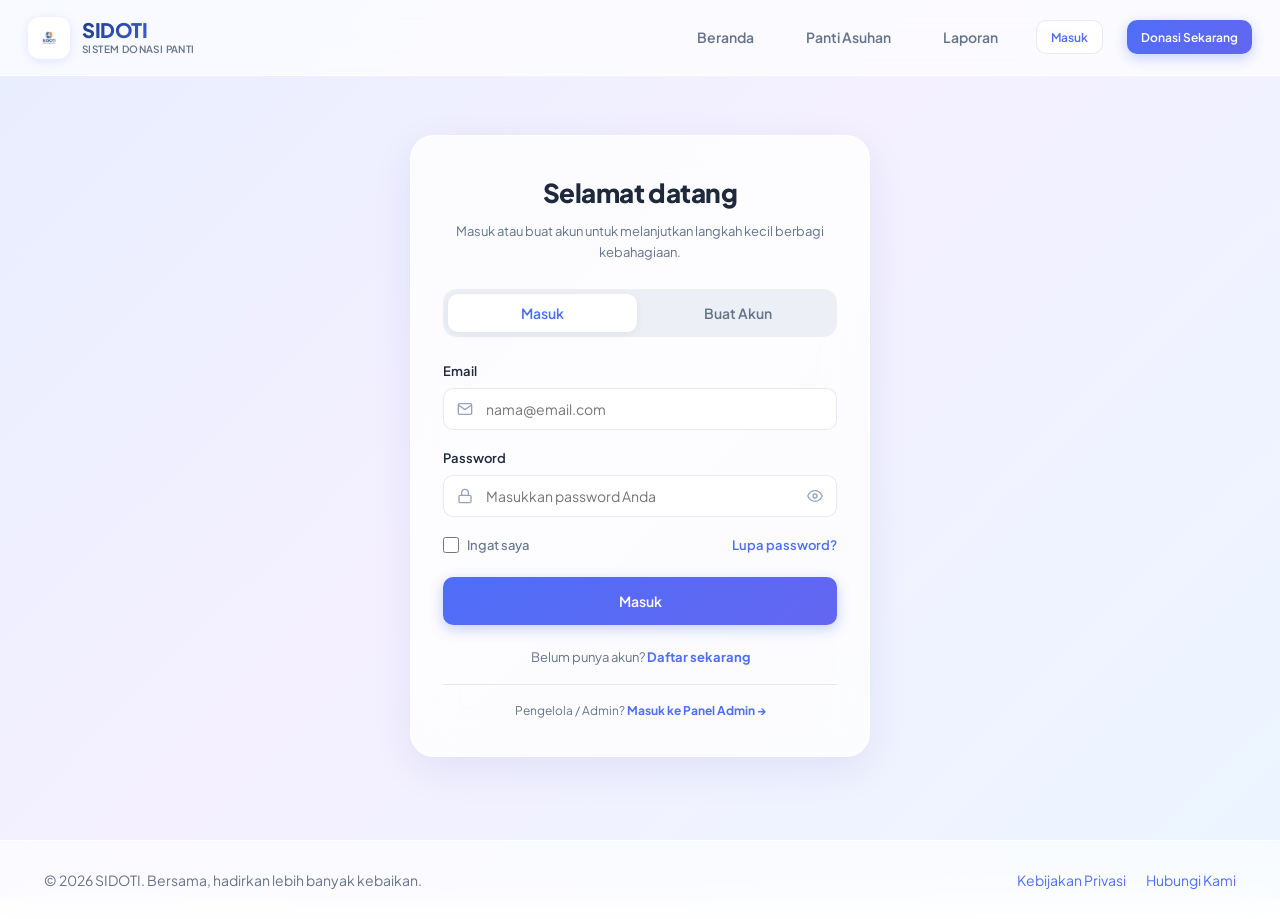
<file: login.html>
<!DOCTYPE html>
<html lang="id">
<head>
  <meta charset="UTF-8" />
  <meta name="viewport" content="width=device-width, initial-scale=1.0" />
  <title>Masuk / Buat Akun - SIDOTI</title>
  <link rel="icon" type="image/jpeg" href="/assets/img/logo-sidoti.jpg" />
  <link rel="stylesheet" href="/assets/css/style.css" />
  <style>
    .auth-wrapper {
      min-height: calc(100vh - 160px);
      display: flex;
      align-items: center;
      justify-content: center;
      padding: 40px 20px;
    }

    .auth-glass-card {
      max-width: 460px;
      width: 100%;
      padding: 36px 32px;
      background: rgba(255, 255, 255, 0.78);
      backdrop-filter: blur(20px);
      -webkit-backdrop-filter: blur(20px);
      border: 1px solid rgba(255, 255, 255, 0.92);
      border-radius: 24px;
      box-shadow: 0 12px 40px rgba(31, 38, 135, 0.08);
    }

    .auth-tabs-box {
      display: flex;
      gap: 6px;
      background: rgba(226, 232, 240, 0.6);
      border-radius: 14px;
      padding: 5px;
      margin-bottom: 24px;
    }

    .auth-tab-btn {
      flex: 1;
      padding: 10px 16px;
      border: none;
      border-radius: 10px;
      background: transparent;
      color: var(--slate);
      font-family: inherit;
      font-weight: 600;
      font-size: 14px;
      cursor: pointer;
      transition: all 0.2s ease;
    }

    .auth-tab-btn.active {
      background: #FFFFFF;
      color: var(--primary);
      box-shadow: 0 2px 8px rgba(15, 23, 42, 0.06);
    }

    .auth-remember-row {
      display: flex;
      align-items: center;
      justify-content: space-between;
      margin: 14px 0 22px;
      font-size: 13px;
    }
  </style>
</head>
<body>
  <header id="navbar"></header>

  <main class="auth-wrapper">
    <div class="auth-glass-card">
      <div style="text-align: center; margin-bottom: 26px;">
        <h1 style="font-size: 26px; margin-bottom: 8px;">Selamat datang</h1>
        <p style="font-size: 13px; color: var(--slate); line-height: 1.6; margin: 0;">
          Masuk atau buat akun untuk melanjutkan langkah kecil berbagi kebahagiaan.
        </p>
      </div>

      <div class="auth-tabs-box">
        <button id="tab-login" type="button" class="auth-tab-btn active">Masuk</button>
        <button id="tab-register" type="button" class="auth-tab-btn">Buat Akun</button>
      </div>

      <div id="alert-box" style="margin-bottom: 16px;"></div>

      <!-- Form Login -->
      <form id="form-login">
        <div class="form-group">
          <label for="login-email">Email</label>
          <div class="input-wrapper with-left-icon">
            <svg class="input-icon left" viewBox="0 0 24 24" fill="none" stroke="currentColor" stroke-width="2">
              <path d="M4 4h16c1.1 0 2 .9 2 2v12c0 1.1-.9 2-2 2H4c-1.1 0-2-.9-2-2V6c0-1.1.9-2 2-2z"/><polyline points="22,6 12,13 2,6"/>
            </svg>
            <input
              type="email"
              id="login-email"
              placeholder="nama@email.com"
              required
              autocomplete="email"
            />
          </div>
        </div>

        <div class="form-group">
          <label for="login-password">Password</label>
          <div class="input-wrapper with-left-icon with-right-icon">
            <svg class="input-icon left" viewBox="0 0 24 24" fill="none" stroke="currentColor" stroke-width="2">
              <rect x="3" y="11" width="18" height="11" rx="2" ry="2"/><path d="M7 11V7a5 5 0 0 1 10 0v4"/>
            </svg>
            <input
              type="password"
              id="login-password"
              placeholder="Masukkan password Anda"
              required
              autocomplete="current-password"
              minlength="6"
            />
            <svg class="input-icon right" id="toggle-password" viewBox="0 0 24 24" fill="none" stroke="currentColor" stroke-width="2" style="cursor: pointer;">
              <path d="M1 12s4-8 11-8 11 8 11 8-4 8-11 8-11-8-11-8z"/><circle cx="12" cy="12" r="3"/>
            </svg>
          </div>
        </div>

        <div class="auth-remember-row">
          <div class="checkbox-group" style="margin: 0;">
            <input type="checkbox" id="remember" />
            <label for="remember">Ingat saya</label>
          </div>
          <a href="#" onclick="alert('Silakan hubungi admin SIDOTI untuk reset password.'); return false;" style="color: var(--primary); font-weight: 600;">
            Lupa password?
          </a>
        </div>

        <button type="submit" id="btn-login" class="btn btn-primary lg">Masuk</button>
      </form>

      <!-- Form Register -->
      <form id="form-register" style="display: none;">
        <div class="form-group">
          <label for="reg-nama">Nama Lengkap</label>
          <div class="input-wrapper with-left-icon">
            <svg class="input-icon left" viewBox="0 0 24 24" fill="none" stroke="currentColor" stroke-width="2">
              <path d="M20 21v-2a4 4 0 0 0-4-4H8a4 4 0 0 0-4 4v2"/><circle cx="12" cy="7" r="4"/>
            </svg>
            <input
              type="text"
              id="reg-nama"
              placeholder="Masukkan nama lengkap"
              required
              minlength="2"
            />
          </div>
        </div>

        <div class="form-group">
          <label for="reg-email">Email</label>
          <div class="input-wrapper with-left-icon">
            <svg class="input-icon left" viewBox="0 0 24 24" fill="none" stroke="currentColor" stroke-width="2">
              <path d="M4 4h16c1.1 0 2 .9 2 2v12c0 1.1-.9 2-2 2H4c-1.1 0-2-.9-2-2V6c0-1.1.9-2 2-2z"/><polyline points="22,6 12,13 2,6"/>
            </svg>
            <input
              type="email"
              id="reg-email"
              placeholder="nama@email.com"
              required
              autocomplete="email"
            />
          </div>
        </div>

        <div class="form-group">
          <label for="reg-password">Password</label>
          <div class="input-wrapper with-left-icon">
            <svg class="input-icon left" viewBox="0 0 24 24" fill="none" stroke="currentColor" stroke-width="2">
              <rect x="3" y="11" width="18" height="11" rx="2" ry="2"/><path d="M7 11V7a5 5 0 0 1 10 0v4"/>
            </svg>
            <input
              type="password"
              id="reg-password"
              placeholder="Minimal 6 karakter"
              required
              autocomplete="new-password"
              minlength="6"
            />
          </div>
        </div>

        <button type="submit" id="btn-register" class="btn btn-primary lg">Buat Akun</button>
      </form>

      <p style="text-align: center; font-size: 13px; color: var(--slate); margin-top: 22px;">
        <span id="switch-text">Belum punya akun?</span>
        <a id="switch-tab" href="#" style="color: var(--primary); font-weight: 700;">Daftar sekarang</a>
      </p>

      <div style="text-align: center; font-size: 12px; color: var(--slate); margin-top: 16px; padding-top: 16px; border-top: 1px solid var(--border-subtle);">
        Pengelola / Admin? <a href="/admin/login.html" style="color: var(--primary); font-weight: 700;">Masuk ke Panel Admin →</a>
      </div>
    </div>
  </main>

  <footer class="footer" style="margin-top: 24px;">
    <div class="container">
      <div class="footer-left">© 2026 SIDOTI. Bersama, hadirkan lebih banyak kebaikan.</div>
      <div class="footer-right">
        <a href="#" class="footer-link">Kebijakan Privasi</a>
        <a href="#" class="footer-link">Hubungi Kami</a>
      </div>
    </div>
  </footer>

  <script src="/assets/js/config.js"></script>
  <script src="/assets/js/supabase.js"></script>
  <script src="/assets/js/auth.js"></script>
  <script src="/assets/js/login.js"></script>
</body>
</html>
</file>
<file: assets/css/style.css>
/* =====================================================
   SIDOTI - Soft Glassmorphism & Bento Design System
   ===================================================== */
@import url('https://fonts.googleapis.com/css2?family=Plus+Jakarta+Sans:wght@400;500;600;700;800&display=swap');

:root {
  /* Palet Warna Utama (Selaras dengan Logo Biru-Oranye & Referensi) */
  --primary: #4F6EF7;
  --primary-hover: #3B5BDB;
  --primary-tint: rgba(79, 110, 247, 0.12);
  --accent-orange: #F97316;
  --navy: #1E293B;
  --slate: #64748B;
  --slate-light: #94A3B8;

  /* Permukaan Glassmorphism */
  --bg-page: linear-gradient(135deg, #E8EEFF 0%, #F4F0FF 45%, #EBF5FF 100%);
  --surface: rgba(255, 255, 255, 0.72);
  --surface-solid: #FFFFFF;
  --border: rgba(255, 255, 255, 0.85);
  --border-subtle: rgba(148, 163, 184, 0.22);
  --track: #E2E8F0;

  /* Alias Kompatibilitas */
  --white: var(--surface);
  --bg: transparent;
  --text-dark: var(--navy);
  --text-muted: var(--slate);

  /* Status */
  --warn-bg: #FEF3C7;
  --warn-text: #D97706;
  --ok-bg: #DCFCE7;
  --ok-text: #15803D;
  --err-bg: #FEE2E2;
  --err-text: #DC2626;

  /* Bentuk & Bayangan */
  --radius-sm: 10px;
  --radius-md: 18px;
  --radius-lg: 24px;
  --radius-pill: 999px;
  --shadow-card: 0 8px 32px rgba(31, 38, 135, 0.06);
  --shadow-hover: 0 12px 36px rgba(79, 110, 247, 0.14);
  --blur: blur(16px);

  --container: 1240px;
}

*, *::before, *::after {
  box-sizing: border-box;
}

html, body {
  margin: 0;
  padding: 0;
  min-height: 100vh;
  font-family: 'Plus Jakarta Sans', -apple-system, BlinkMacSystemFont, sans-serif;
  color: var(--slate);
  background: var(--bg-page);
  background-attachment: fixed;
  line-height: 1.6;
  font-size: 14px;
  -webkit-font-smoothing: antialiased;
}

a {
  color: var(--primary);
  text-decoration: none;
  transition: all 0.2s ease;
}

a:hover { color: var(--primary-hover); }
img { max-width: 100%; display: block; }

.container {
  max-width: var(--container);
  margin: 0 auto;
  padding: 0 24px;
}

/* ============ TYPOGRAPHY ============ */
h1 {
  font-size: 30px;
  font-weight: 800;
  color: var(--navy);
  margin: 0 0 10px 0;
  letter-spacing: -0.02em;
}

h1.hero-title { font-size: 44px; line-height: 1.15; }
h2 { font-size: 22px; font-weight: 700; color: var(--navy); margin: 0 0 12px 0; }
h3, .card-title { font-size: 17px; font-weight: 700; color: var(--navy); margin: 0 0 12px 0; }

.text-muted { color: var(--slate); }
.text-light, .muted { color: var(--slate-light); font-size: 12px; }
.text-sm { font-size: 13px; }

/* ============ GLASS NAVBAR ============ */
#navbar {
  background: rgba(255, 255, 255, 0.68);
  backdrop-filter: var(--blur);
  -webkit-backdrop-filter: var(--blur);
  border-bottom: 1px solid var(--border);
  padding: 0 28px;
  height: 76px;
  display: flex;
  align-items: center;
  justify-content: space-between;
  position: sticky;
  top: 0;
  z-index: 50;
}

.nav-brand a {
  display: flex;
  align-items: center;
  gap: 12px;
}

.brand-logo-img {
  width: 42px;
  height: 42px;
  object-fit: contain;
  border-radius: 12px;
  background: #fff;
  padding: 3px;
  box-shadow: 0 2px 10px rgba(79, 110, 247, 0.15);
  flex-shrink: 0;
}

.brand-mark-text > div:first-child {
  font-size: 20px;
  font-weight: 800;
  background: linear-gradient(135deg, #1E3A8A, #4F6EF7);
  -webkit-background-clip: text;
background-clip: text;
-webkit-text-fill-color: transparent;
  -webkit-text-fill-color: transparent;
  letter-spacing: -0.5px;
  line-height: 1.1;
}

.brand-sub {
  font-size: 10px;
  font-weight: 600;
  color: var(--slate);
  letter-spacing: 0.4px;
}

.nav-links {
  display: flex;
  align-items: center;
  gap: 24px;
}

.nav-link {
  font-size: 14px;
  color: var(--slate);
  font-weight: 600;
  padding: 8px 14px;
  border-radius: var(--radius-sm);
}

.nav-link:hover,
.nav-link.active {
  color: var(--primary);
  background: var(--primary-tint);
}

.nav-avatar {
  display: flex;
  align-items: center;
  gap: 10px;
  background: rgba(255, 255, 255, 0.85);
  border: 1px solid var(--border);
  padding: 6px 14px 6px 6px;
  border-radius: var(--radius-pill);
  box-shadow: 0 2px 8px rgba(0, 0, 0, 0.04);
}

.avatar-circle {
  width: 34px;
  height: 34px;
  border-radius: 50%;
  background: linear-gradient(135deg, #4F6EF7, #818CF8);
  color: #fff;
  display: flex;
  align-items: center;
  justify-content: center;
  font-weight: 700;
  font-size: 13px;
}

.avatar-name { font-size: 13px; font-weight: 700; color: var(--navy); line-height: 1.2; }
.avatar-role { font-size: 11px; color: var(--slate); }

/* ============ GLASS CARDS ============ */
.card {
  background: var(--surface);
  backdrop-filter: var(--blur);
  -webkit-backdrop-filter: var(--blur);
  border: 1px solid var(--border);
  border-radius: var(--radius-lg);
  box-shadow: var(--shadow-card);
  padding: 24px;
}

/* ============ BUTTONS ============ */
.btn {
  padding: 10px 20px;
  border: none;
  border-radius: var(--radius-sm);
  font-weight: 600;
  font-size: 14px;
  cursor: pointer;
  display: inline-flex;
  align-items: center;
  justify-content: center;
  gap: 8px;
  transition: all 0.2s ease;
  min-height: 42px;
  font-family: inherit;
}

.btn-primary {
  background: linear-gradient(135deg, #4F6EF7 0%, #6366F1 100%);
  color: #fff;
  box-shadow: 0 4px 14px rgba(79, 110, 247, 0.32);
}

.btn-primary:hover {
  transform: translateY(-1px);
  box-shadow: 0 6px 20px rgba(79, 110, 247, 0.42);
  color: #fff;
}

.btn-primary.lg { width: 100%; min-height: 48px; }

.btn-outline {
  background: rgba(255, 255, 255, 0.8);
  color: var(--primary);
  border: 1px solid var(--border-subtle);
}

.btn-outline:hover {
  background: #fff;
  border-color: var(--primary);
}

.btn-success { background: var(--ok-bg); color: var(--ok-text); }
.btn-danger, .btn-reject { background: var(--err-bg); color: var(--err-text); }
.btn-ghost { background: transparent; color: var(--slate); }
.btn-ghost:hover { background: var(--primary-tint); color: var(--primary); }
.btn-sm { padding: 6px 14px; font-size: 12px; min-height: 34px; }

/* ============ INPUTS & FORMS ============ */
.form-group { margin-bottom: 18px; }
label { display: block; font-size: 13px; font-weight: 600; color: var(--navy); margin-bottom: 6px; }

input[type="text"],
input[type="email"],
input[type="password"],
input[type="tel"],
input[type="number"],
input[type="date"],
select,
textarea {
  width: 100%;
  padding: 11px 14px;
  border: 1px solid var(--border-subtle);
  border-radius: var(--radius-sm);
  font-size: 14px;
  font-family: inherit;
  color: var(--navy);
  background: rgba(255, 255, 255, 0.85);
  transition: all 0.2s;
}

input:focus, select:focus, textarea:focus {
  outline: none;
  background: #fff;
  border-color: var(--primary);
  box-shadow: 0 0 0 4px rgba(79, 110, 247, 0.14);
}

input[type="file"] { display: none; }

.input-wrapper { position: relative; }
.input-icon { position: absolute; top: 50%; transform: translateY(-50%); color: var(--slate-light); width: 16px; height: 16px; }
.input-icon.left { left: 14px; }
.input-wrapper.with-left-icon input { padding-left: 40px; }
.input-icon.right { right: 14px; cursor: pointer; }
.input-wrapper.with-right-icon input { padding-right: 40px; }

/* ============ BADGES & PILLS ============ */
.badge {
  display: inline-flex;
  align-items: center;
  gap: 6px;
  padding: 5px 12px;
  border-radius: var(--radius-pill);
  font-size: 12px;
  font-weight: 700;
}

.badge-warning { background: var(--warn-bg); color: var(--warn-text); }
.badge-success { background: var(--ok-bg); color: var(--ok-text); }
.badge-danger  { background: var(--err-bg); color: var(--err-text); }
.badge-muted   { background: var(--track); color: var(--slate); }

/* ============ PROGRESS & STEPPER ============ */
.progress, .progress-bar {
  height: 8px;
  background: rgba(148, 163, 184, 0.2);
  border-radius: var(--radius-pill);
  overflow: hidden;
  margin: 10px 0;
}

.progress-fill {
  height: 100%;
  background: linear-gradient(90deg, var(--primary), var(--accent-orange));
  border-radius: var(--radius-pill);
}

.progress-label { display: flex; justify-content: space-between; font-size: 13px; color: var(--slate); }

.stepper { display: flex; justify-content: center; align-items: center; gap: 16px; margin: 28px 0; }
.step { display: flex; flex-direction: column; align-items: center; gap: 6px; }
.step-circle {
  width: 32px; height: 32px; border-radius: 50%;
  display: flex; align-items: center; justify-content: center;
  font-size: 12px; font-weight: 700; background: rgba(255,255,255,0.8); color: var(--slate);
}
.step.active .step-circle, .step.completed .step-circle { background: var(--primary); color: #fff; }
.step.completed .step-circle { font-size: 0; }
.step.completed .step-circle::after { content: '✓'; font-size: 14px; }
.step-connector { width: 56px; height: 2px; background: var(--border-subtle); }

/* ============ ALERTS ============ */
.alert { padding: 12px 16px; border-radius: var(--radius-sm); font-size: 13px; margin-bottom: 16px; }
.alert-info    { background: var(--primary-tint); color: var(--primary); }
.alert-success { background: var(--ok-bg); color: var(--ok-text); }
.alert-warning { background: var(--warn-bg); color: var(--warn-text); }
.alert-error   { background: var(--err-bg); color: var(--err-text); }

/* ============ HERO & PANTI CARDS ============ */
.hero-grid { display: grid; grid-template-columns: 1.1fr 0.9fr; gap: 48px; align-items: center; }
.hero-badge {
  display: inline-block; background: var(--primary-tint); color: var(--primary);
  padding: 6px 14px; border-radius: var(--radius-pill);
  font-size: 12px; font-weight: 700; margin-bottom: 16px;
}

.stats-section { padding: 48px 0; text-align: center; }
.stats-grid { display: grid; grid-template-columns: repeat(3, 1fr); gap: 20px; max-width: 900px; margin: 28px auto 0; }
.stat-item {
  background: var(--surface); backdrop-filter: var(--blur);
  border: 1px solid var(--border); border-radius: var(--radius-lg);
  padding: 28px 20px; box-shadow: var(--shadow-card);
}
.stat-number { font-size: 30px; font-weight: 800; color: var(--primary); margin-bottom: 6px; }

.panti-section { padding: 56px 0; }
.panti-grid { display: grid; grid-template-columns: repeat(3, 1fr); gap: 24px; margin: 32px 0; }
.panti-card {
  background: var(--surface); backdrop-filter: var(--blur);
  border: 1px solid var(--border); border-radius: var(--radius-lg);
  box-shadow: var(--shadow-card); overflow: hidden;
  display: flex; flex-direction: column; transition: all 0.25s ease;
}
.panti-card:hover { transform: translateY(-4px); box-shadow: var(--shadow-hover); }
.panti-img { height: 190px; object-fit: cover; width: 100%; background: #DCE6FF; }
.panti-body { padding: 20px; flex: 1; display: flex; flex-direction: column; }
.panti-title { font-size: 17px; font-weight: 700; color: var(--navy); margin: 0 0 4px; }
.panti-kota { font-size: 12px; color: var(--slate); margin-bottom: 10px; }
.panti-desc { font-size: 13px; color: var(--slate); margin-bottom: 14px; flex: 1; }

/* ============ TABLES ============ */
table { width: 100%; border-collapse: collapse; }
th {
  background: rgba(79, 110, 247, 0.06);
  color: var(--slate); font-size: 12px; font-weight: 700;
  text-transform: uppercase; letter-spacing: 0.4px;
  padding: 14px 16px; text-align: left;
}
td {
  padding: 14px 16px;
  border-bottom: 1px solid var(--border-subtle);
  color: var(--navy); font-size: 13px;
}
tr:hover td { background: rgba(255, 255, 255, 0.5); }

/* ============ FOOTER & UTILITIES ============ */
.footer {
  background: rgba(255, 255, 255, 0.65); backdrop-filter: var(--blur);
  border-top: 1px solid var(--border); padding: 28px 0; margin-top: 64px;
}
.footer .container { display: flex; justify-content: space-between; align-items: center; flex-wrap: wrap; gap: 16px; }
.footer-right, .footer-links { display: flex; gap: 20px; }

.grid-2 { display: grid; grid-template-columns: 1fr 1fr; gap: 24px; margin: 24px 0; }
.grid-3 { display: grid; grid-template-columns: repeat(3, 1fr); gap: 20px; }
.grid-4 { display: grid; grid-template-columns: repeat(4, 1fr); gap: 20px; }

.mt-sm { margin-top: 8px; } .mt-md { margin-top: 16px; } .mt-lg { margin-top: 24px; } .mt-xl { margin-top: 32px; }
.mb-sm { margin-bottom: 8px; } .mb-md { margin-bottom: 16px; } .mb-lg { margin-bottom: 24px; } .mb-xl { margin-bottom: 32px; }
.text-center { text-align: center; } .text-right { text-align: right; }
.flex { display: flex; } .flex-center { display: flex; align-items: center; justify-content: center; }
.flex-between { display: flex; align-items: center; justify-content: space-between; }
.gap-sm { gap: 8px; } .gap-md { gap: 16px; } .gap-lg { gap: 24px; }
.hidden { display: none !important; }

/* ============ RESPONSIVE ============ */
@media (max-width: 900px) {
  .hero-grid, .stats-grid, .panti-grid, .grid-4 { grid-template-columns: 1fr; }
}

@media (max-width: 768px) {
  #navbar { padding: 12px 16px; height: auto; flex-wrap: wrap; gap: 12px; }
  .nav-links { width: 100%; overflow-x: auto; gap: 8px; }
  .grid-2, .grid-3 { grid-template-columns: 1fr; }
  .admin-wrapper { flex-direction: column !important; }
  .admin-sidebar { width: 100% !important; height: auto !important; position: static !important; }
  .stat-cards { grid-template-columns: 1fr !important; }
}
/* Perbaikan Form Login & Buat Akun */
.input-wrapper.with-left-icon input {
  padding-left: 42px !important;
}

.input-wrapper.with-right-icon input {
  padding-right: 42px !important;
}

.auth-options-row {
  display: flex;
  align-items: center;
  justify-content: space-between;
  margin: 14px 0 20px;
  font-size: 13px;
}

.checkbox-group {
  display: inline-flex;
  align-items: center;
  gap: 8px;
  margin: 0;
}

.checkbox-group input[type="checkbox"] {
  width: 16px;
  height: 16px;
  margin: 0;
  accent-color: var(--primary);
  cursor: pointer;
}

.checkbox-group label {
  margin: 0;
  font-weight: 500;
  color: var(--slate);
  cursor: pointer;
}
</file>
